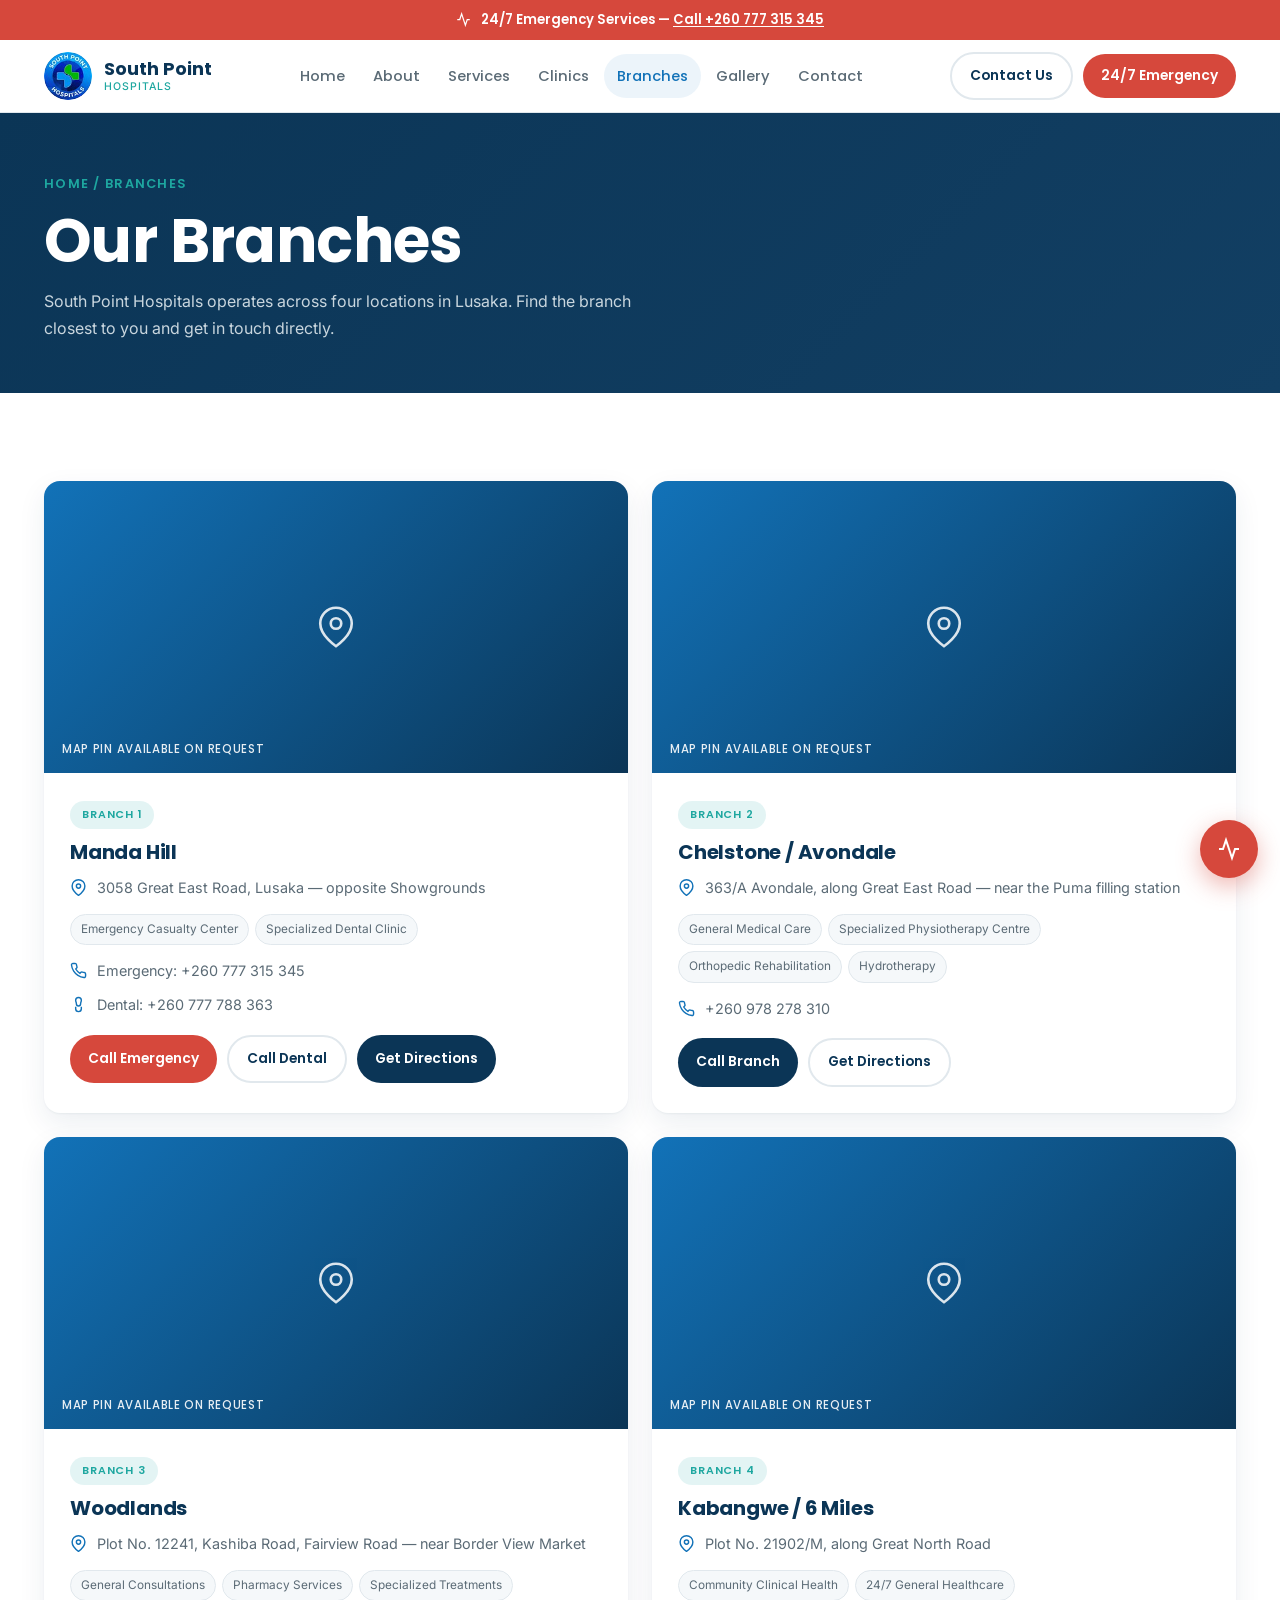
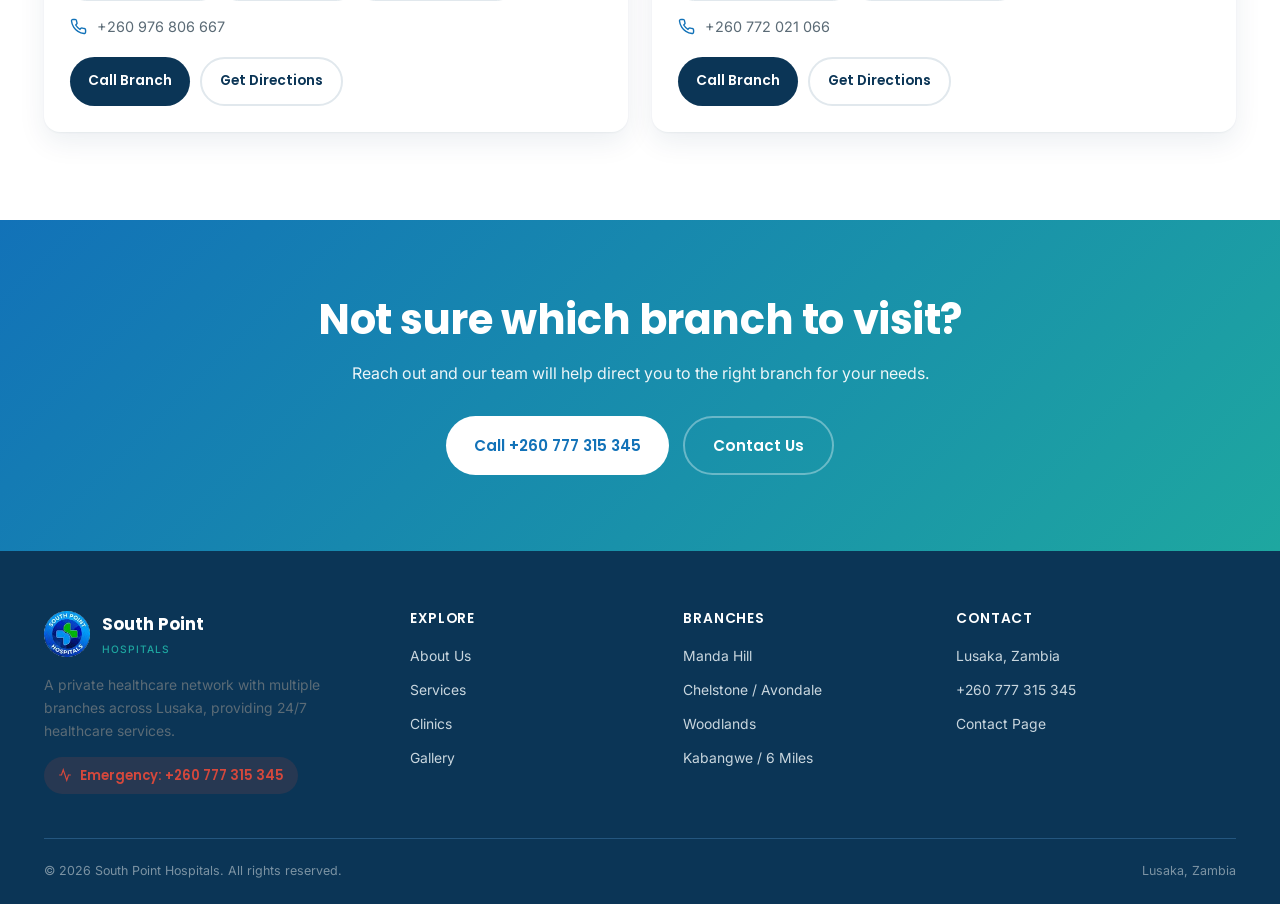
<file: branches.html>
<!DOCTYPE html>
<html lang="en">
<head>
<meta charset="UTF-8">
<meta name="viewport" content="width=device-width, initial-scale=1.0">
<title>Our Branches | South Point Hospitals</title>
<meta name="description" content="South Point Hospitals branches in Lusaka — Manda Hill, Chelstone/Avondale, Woodlands and Kabangwe/6 Miles. Addresses, services and phone numbers.">
<meta property="og:title" content="Branches | South Point Hospitals">
<meta property="og:type" content="website">
<link rel="preconnect" href="https://fonts.googleapis.com">
<link rel="stylesheet" href="css/style.css">
</head>
<body>

<header class="site-header">
  <div class="emergency-strip">
    <svg width="15" height="15" viewBox="0 0 24 24" fill="none" stroke="currentColor" stroke-width="2"><path d="M22 12h-4l-3 9L9 3l-3 9H2"/></svg>
    <span>24/7 Emergency Services — <a href="tel:+260777315345">Call +260 777 315 345</a></span>
  </div>
  <div class="header-bar">
    <a href="index.html" class="brand">
      <img src="assets/logo.png" alt="South Point Hospitals logo">
      <span class="brand-text">South Point<span class="sub">Hospitals</span></span>
    </a>
    <nav class="main-nav">
      <a href="index.html">Home</a>
      <a href="about.html">About</a>
      <a href="services.html">Services</a>
      <a href="clinics.html">Clinics</a>
      <a href="branches.html" class="active">Branches</a>
      <a href="gallery.html">Gallery</a>
      <a href="contact.html">Contact</a>
    </nav>
    <div class="header-cta">
      <a href="contact.html" class="btn btn-outline btn-sm">Contact Us</a>
      <a href="tel:+260777315345" class="btn btn-emergency btn-sm">24/7 Emergency</a>
    </div>
    <button class="hamburger" aria-label="Toggle menu"><span></span><span></span><span></span></button>
  </div>
</header>

<nav class="mobile-nav">
  <a href="index.html">Home</a>
  <a href="about.html">About</a>
  <a href="services.html">Services</a>
  <a href="clinics.html">Clinics</a>
  <a href="branches.html">Branches</a>
  <a href="gallery.html">Gallery</a>
  <a href="contact.html">Contact</a>
  <div class="mobile-ctas">
    <a href="tel:+260777315345" class="btn btn-emergency btn-block">Call +260 777 315 345</a>
    <a href="contact.html" class="btn btn-outline btn-block">Contact Us</a>
  </div>
</nav>

<section class="page-hero">
  <div class="container">
    <div class="crumbs">Home / Branches</div>
    <h1>Our Branches</h1>
    <p>South Point Hospitals operates across four locations in Lusaka. Find the branch closest to you and get in touch directly.</p>
  </div>
</section>

<section class="bg-surface">
  <div class="container">
    <div class="grid grid-2">

      <div class="branch-card">
        <div class="b-map">
          <svg width="42" height="42" viewBox="0 0 24 24" fill="none" stroke="#fff" stroke-width="1.5" style="opacity:0.85"><path d="M21 10c0 7-9 13-9 13S3 17 3 10a9 9 0 0 1 18 0z"/><circle cx="12" cy="10" r="3"/></svg>
          <span class="pin-label">Map pin available on request</span>
        </div>
        <div class="b-body">
          <span class="b-badge">Branch 1</span>
          <h3>Manda Hill</h3>
          <div class="b-row"><svg width="17" height="17" viewBox="0 0 24 24" fill="none" stroke="currentColor" stroke-width="2"><path d="M21 10c0 7-9 13-9 13S3 17 3 10a9 9 0 0 1 18 0z"/><circle cx="12" cy="10" r="3"/></svg><span>3058 Great East Road, Lusaka — opposite Showgrounds</span></div>
          <div class="b-services">
            <span>Emergency Casualty Center</span>
            <span>Specialized Dental Clinic</span>
          </div>
          <div class="b-row" style="margin-top:14px"><svg width="17" height="17" viewBox="0 0 24 24" fill="none" stroke="currentColor" stroke-width="2"><path d="M22 16.92v3a2 2 0 0 1-2.18 2 19.79 19.79 0 0 1-8.63-3.07 19.5 19.5 0 0 1-6-6 19.79 19.79 0 0 1-3.07-8.67A2 2 0 0 1 4.11 2h3a2 2 0 0 1 2 1.72c.127.96.361 1.903.7 2.81a2 2 0 0 1-.45 2.11L8.09 9.91a16 16 0 0 0 6 6l1.27-1.27a2 2 0 0 1 2.11-.45c.907.339 1.85.573 2.81.7A2 2 0 0 1 22 16.92z"/></svg><span>Emergency: +260 777 315 345</span></div>
          <div class="b-row"><svg width="17" height="17" viewBox="0 0 24 24" fill="none" stroke="currentColor" stroke-width="2"><path d="M12 2a4 4 0 0 0-4 4c0 2 1 3 1 5a3 3 0 0 0 6 0c0-2 1-3 1-5a4 4 0 0 0-4-4z"/><path d="M8 15v3a4 4 0 0 0 8 0v-3"/></svg><span>Dental: +260 777 788 363</span></div>
          <div class="b-ctas">
            <a href="tel:+260777315345" class="btn btn-emergency btn-sm">Call Emergency</a>
            <a href="tel:+260777788363" class="btn btn-outline btn-sm">Call Dental</a>
            <a href="https://www.google.com/maps/search/?api=1&query=Great+East+Road+Manda+Hill+Lusaka" target="_blank" rel="noopener" class="btn btn-dark btn-sm">Get Directions</a>
          </div>
        </div>
      </div>

      <div class="branch-card">
        <div class="b-map">
          <svg width="42" height="42" viewBox="0 0 24 24" fill="none" stroke="#fff" stroke-width="1.5" style="opacity:0.85"><path d="M21 10c0 7-9 13-9 13S3 17 3 10a9 9 0 0 1 18 0z"/><circle cx="12" cy="10" r="3"/></svg>
          <span class="pin-label">Map pin available on request</span>
        </div>
        <div class="b-body">
          <span class="b-badge">Branch 2</span>
          <h3>Chelstone / Avondale</h3>
          <div class="b-row"><svg width="17" height="17" viewBox="0 0 24 24" fill="none" stroke="currentColor" stroke-width="2"><path d="M21 10c0 7-9 13-9 13S3 17 3 10a9 9 0 0 1 18 0z"/><circle cx="12" cy="10" r="3"/></svg><span>363/A Avondale, along Great East Road — near the Puma filling station</span></div>
          <div class="b-services">
            <span>General Medical Care</span>
            <span>Specialized Physiotherapy Centre</span>
            <span>Orthopedic Rehabilitation</span>
            <span>Hydrotherapy</span>
          </div>
          <div class="b-row" style="margin-top:14px"><svg width="17" height="17" viewBox="0 0 24 24" fill="none" stroke="currentColor" stroke-width="2"><path d="M22 16.92v3a2 2 0 0 1-2.18 2 19.79 19.79 0 0 1-8.63-3.07 19.5 19.5 0 0 1-6-6 19.79 19.79 0 0 1-3.07-8.67A2 2 0 0 1 4.11 2h3a2 2 0 0 1 2 1.72c.127.96.361 1.903.7 2.81a2 2 0 0 1-.45 2.11L8.09 9.91a16 16 0 0 0 6 6l1.27-1.27a2 2 0 0 1 2.11-.45c.907.339 1.85.573 2.81.7A2 2 0 0 1 22 16.92z"/></svg><span>+260 978 278 310</span></div>
          <div class="b-ctas">
            <a href="tel:+260978278310" class="btn btn-dark btn-sm">Call Branch</a>
            <a href="https://www.google.com/maps/search/?api=1&query=Avondale+Great+East+Road+Lusaka" target="_blank" rel="noopener" class="btn btn-outline btn-sm">Get Directions</a>
          </div>
        </div>
      </div>

      <div class="branch-card">
        <div class="b-map">
          <svg width="42" height="42" viewBox="0 0 24 24" fill="none" stroke="#fff" stroke-width="1.5" style="opacity:0.85"><path d="M21 10c0 7-9 13-9 13S3 17 3 10a9 9 0 0 1 18 0z"/><circle cx="12" cy="10" r="3"/></svg>
          <span class="pin-label">Map pin available on request</span>
        </div>
        <div class="b-body">
          <span class="b-badge">Branch 3</span>
          <h3>Woodlands</h3>
          <div class="b-row"><svg width="17" height="17" viewBox="0 0 24 24" fill="none" stroke="currentColor" stroke-width="2"><path d="M21 10c0 7-9 13-9 13S3 17 3 10a9 9 0 0 1 18 0z"/><circle cx="12" cy="10" r="3"/></svg><span>Plot No. 12241, Kashiba Road, Fairview Road — near Border View Market</span></div>
          <div class="b-services">
            <span>General Consultations</span>
            <span>Pharmacy Services</span>
            <span>Specialized Treatments</span>
          </div>
          <div class="b-row" style="margin-top:14px"><svg width="17" height="17" viewBox="0 0 24 24" fill="none" stroke="currentColor" stroke-width="2"><path d="M22 16.92v3a2 2 0 0 1-2.18 2 19.79 19.79 0 0 1-8.63-3.07 19.5 19.5 0 0 1-6-6 19.79 19.79 0 0 1-3.07-8.67A2 2 0 0 1 4.11 2h3a2 2 0 0 1 2 1.72c.127.96.361 1.903.7 2.81a2 2 0 0 1-.45 2.11L8.09 9.91a16 16 0 0 0 6 6l1.27-1.27a2 2 0 0 1 2.11-.45c.907.339 1.85.573 2.81.7A2 2 0 0 1 22 16.92z"/></svg><span>+260 976 806 667</span></div>
          <div class="b-ctas">
            <a href="tel:+260976806667" class="btn btn-dark btn-sm">Call Branch</a>
            <a href="https://www.google.com/maps/search/?api=1&query=Kashiba+Road+Fairview+Woodlands+Lusaka" target="_blank" rel="noopener" class="btn btn-outline btn-sm">Get Directions</a>
          </div>
        </div>
      </div>

      <div class="branch-card">
        <div class="b-map">
          <svg width="42" height="42" viewBox="0 0 24 24" fill="none" stroke="#fff" stroke-width="1.5" style="opacity:0.85"><path d="M21 10c0 7-9 13-9 13S3 17 3 10a9 9 0 0 1 18 0z"/><circle cx="12" cy="10" r="3"/></svg>
          <span class="pin-label">Map pin available on request</span>
        </div>
        <div class="b-body">
          <span class="b-badge">Branch 4</span>
          <h3>Kabangwe / 6 Miles</h3>
          <div class="b-row"><svg width="17" height="17" viewBox="0 0 24 24" fill="none" stroke="currentColor" stroke-width="2"><path d="M21 10c0 7-9 13-9 13S3 17 3 10a9 9 0 0 1 18 0z"/><circle cx="12" cy="10" r="3"/></svg><span>Plot No. 21902/M, along Great North Road</span></div>
          <div class="b-services">
            <span>Community Clinical Health</span>
            <span>24/7 General Healthcare</span>
          </div>
          <div class="b-row" style="margin-top:14px"><svg width="17" height="17" viewBox="0 0 24 24" fill="none" stroke="currentColor" stroke-width="2"><path d="M22 16.92v3a2 2 0 0 1-2.18 2 19.79 19.79 0 0 1-8.63-3.07 19.5 19.5 0 0 1-6-6 19.79 19.79 0 0 1-3.07-8.67A2 2 0 0 1 4.11 2h3a2 2 0 0 1 2 1.72c.127.96.361 1.903.7 2.81a2 2 0 0 1-.45 2.11L8.09 9.91a16 16 0 0 0 6 6l1.27-1.27a2 2 0 0 1 2.11-.45c.907.339 1.85.573 2.81.7A2 2 0 0 1 22 16.92z"/></svg><span>+260 772 021 066</span></div>
          <div class="b-ctas">
            <a href="tel:+260772021066" class="btn btn-dark btn-sm">Call Branch</a>
            <a href="https://www.google.com/maps/search/?api=1&query=Great+North+Road+Kabangwe+Lusaka" target="_blank" rel="noopener" class="btn btn-outline btn-sm">Get Directions</a>
          </div>
        </div>
      </div>

    </div>
  </div>
</section>

<section class="cta-band">
  <div class="container">
    <h2>Not sure which branch to visit?</h2>
    <p>Reach out and our team will help direct you to the right branch for your needs.</p>
    <div class="cta-actions">
      <a href="tel:+260777315345" class="btn" style="background:#fff;color:var(--blue)">Call +260 777 315 345</a>
      <a href="contact.html" class="btn btn-outline on-dark">Contact Us</a>
    </div>
  </div>
</section>

<footer class="site-footer">
  <div class="container">
    <div class="footer-grid">
      <div>
        <div class="footer-brand">
          <img src="assets/logo.png" alt="South Point Hospitals logo">
          <span class="brand-text">South Point<span class="sub">Hospitals</span></span>
        </div>
        <p>A private healthcare network with multiple branches across Lusaka, providing 24/7 healthcare services.</p>
        <div class="footer-emergency"><svg width="14" height="14" viewBox="0 0 24 24" fill="none" stroke="currentColor" stroke-width="2"><path d="M22 12h-4l-3 9L9 3l-3 9H2"/></svg> Emergency: +260 777 315 345</div>
      </div>
      <div class="footer-col">
        <h4>Explore</h4>
        <ul>
          <li><a href="about.html">About Us</a></li>
          <li><a href="services.html">Services</a></li>
          <li><a href="clinics.html">Clinics</a></li>
          <li><a href="gallery.html">Gallery</a></li>
        </ul>
      </div>
      <div class="footer-col">
        <h4>Branches</h4>
        <ul>
          <li><a href="branches.html">Manda Hill</a></li>
          <li><a href="branches.html">Chelstone / Avondale</a></li>
          <li><a href="branches.html">Woodlands</a></li>
          <li><a href="branches.html">Kabangwe / 6 Miles</a></li>
        </ul>
      </div>
      <div class="footer-col">
        <h4>Contact</h4>
        <ul>
          <li>Lusaka, Zambia</li>
          <li><a href="tel:+260777315345">+260 777 315 345</a></li>
          <li><a href="contact.html">Contact Page</a></li>
        </ul>
      </div>
    </div>
    <div class="footer-bottom">
      <span>© 2026 South Point Hospitals. All rights reserved.</span>
      <span>Lusaka, Zambia</span>
    </div>
  </div>
</footer>

<div class="float-stack">
  <a href="tel:+260777315345" class="em-float" aria-label="Call emergency number">
    <svg width="24" height="24" viewBox="0 0 24 24" fill="none" stroke="#fff" stroke-width="2"><path d="M22 12h-4l-3 9L9 3l-3 9H2"/></svg>
  </a>
</div>

<script src="js/script.js"></script>
</body>
</html>
</file>
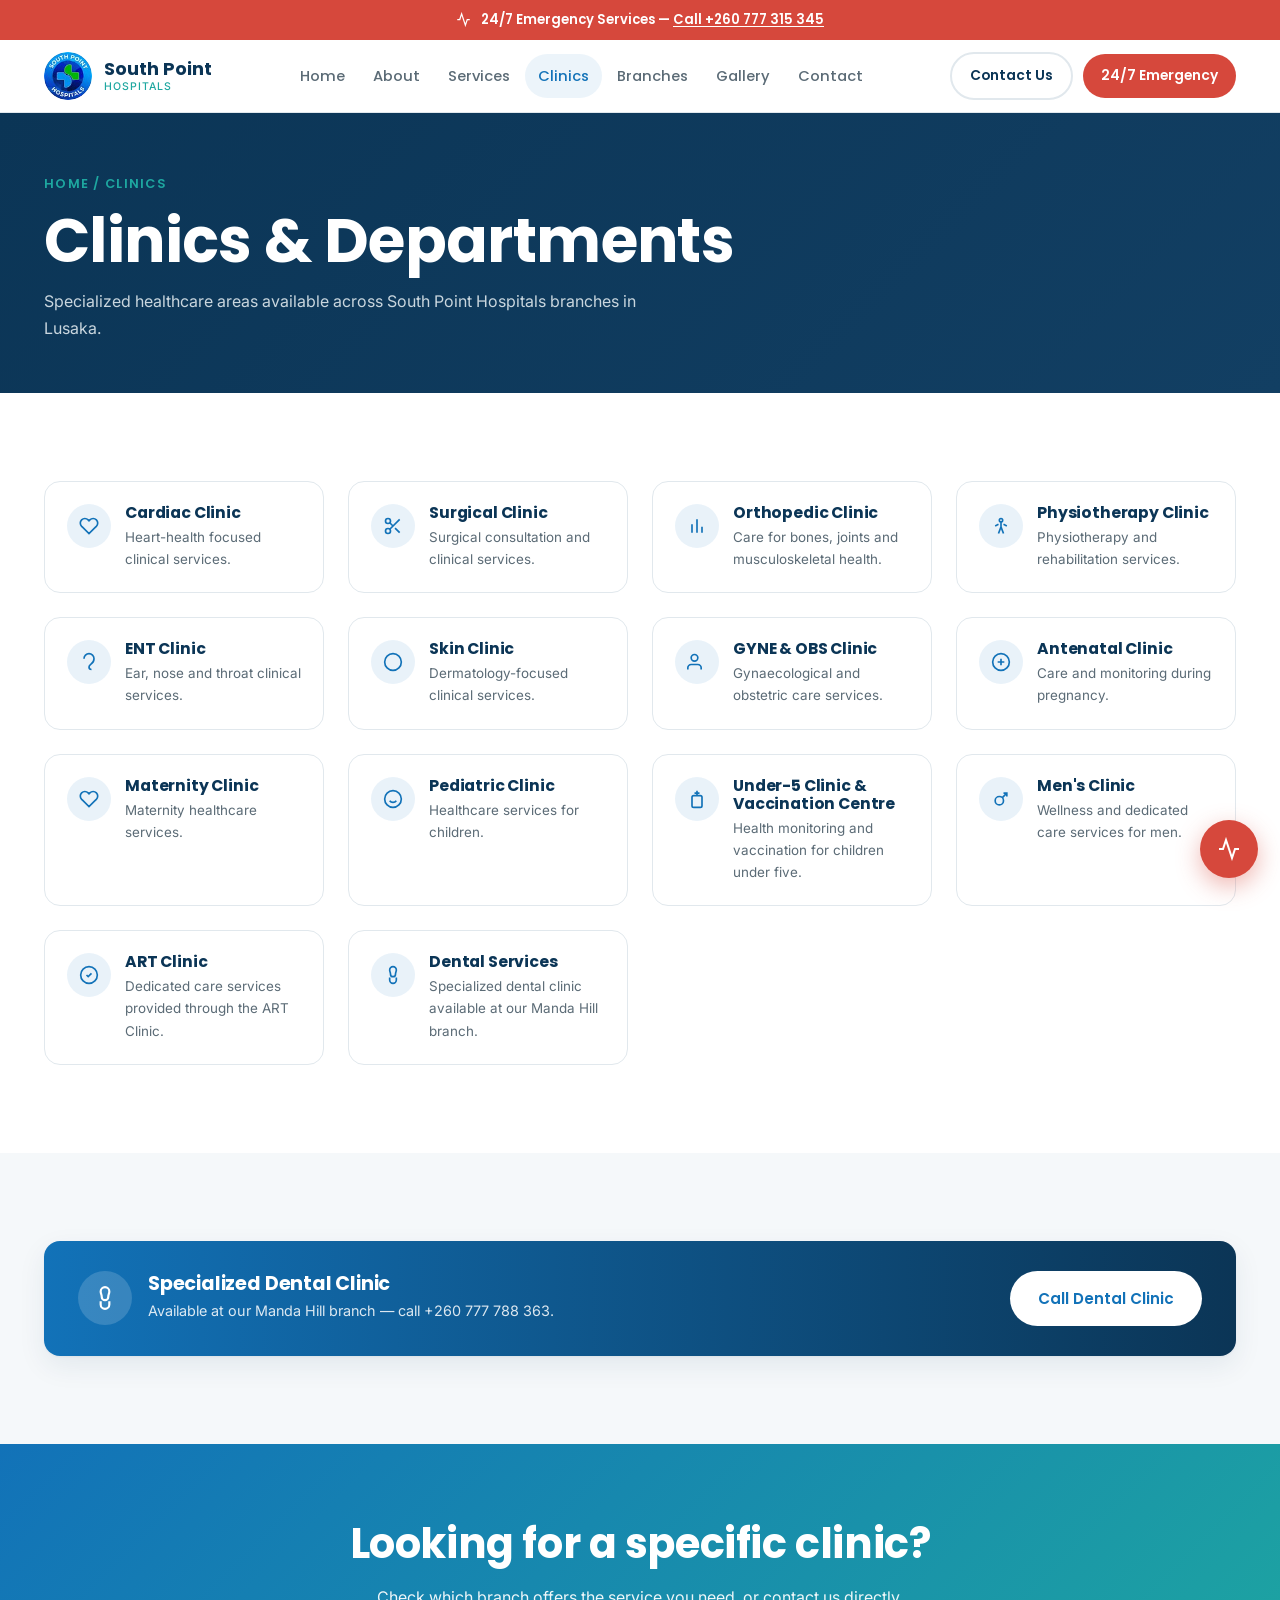
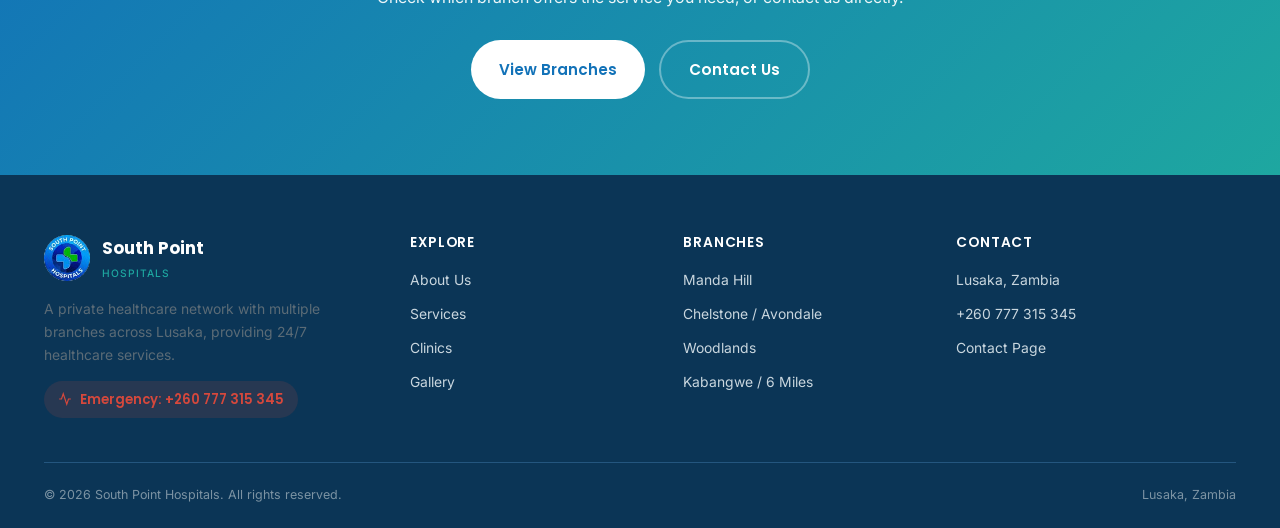
<file: clinics.html>
<!DOCTYPE html>
<html lang="en">
<head>
<meta charset="UTF-8">
<meta name="viewport" content="width=device-width, initial-scale=1.0">
<title>Clinics &amp; Departments | South Point Hospitals</title>
<meta name="description" content="Cardiac, surgical, orthopedic, physiotherapy, ENT, skin, GYNE & OBS, antenatal, maternity, pediatric, under-5, men's, ART and dental clinics at South Point Hospitals, Lusaka.">
<meta property="og:title" content="Clinics | South Point Hospitals">
<meta property="og:type" content="website">
<link rel="preconnect" href="https://fonts.googleapis.com">
<link rel="stylesheet" href="css/style.css">
</head>
<body>

<header class="site-header">
  <div class="emergency-strip">
    <svg width="15" height="15" viewBox="0 0 24 24" fill="none" stroke="currentColor" stroke-width="2"><path d="M22 12h-4l-3 9L9 3l-3 9H2"/></svg>
    <span>24/7 Emergency Services — <a href="tel:+260777315345">Call +260 777 315 345</a></span>
  </div>
  <div class="header-bar">
    <a href="index.html" class="brand">
      <img src="assets/logo.png" alt="South Point Hospitals logo">
      <span class="brand-text">South Point<span class="sub">Hospitals</span></span>
    </a>
    <nav class="main-nav">
      <a href="index.html">Home</a>
      <a href="about.html">About</a>
      <a href="services.html">Services</a>
      <a href="clinics.html" class="active">Clinics</a>
      <a href="branches.html">Branches</a>
      <a href="gallery.html">Gallery</a>
      <a href="contact.html">Contact</a>
    </nav>
    <div class="header-cta">
      <a href="contact.html" class="btn btn-outline btn-sm">Contact Us</a>
      <a href="tel:+260777315345" class="btn btn-emergency btn-sm">24/7 Emergency</a>
    </div>
    <button class="hamburger" aria-label="Toggle menu"><span></span><span></span><span></span></button>
  </div>
</header>

<nav class="mobile-nav">
  <a href="index.html">Home</a>
  <a href="about.html">About</a>
  <a href="services.html">Services</a>
  <a href="clinics.html">Clinics</a>
  <a href="branches.html">Branches</a>
  <a href="gallery.html">Gallery</a>
  <a href="contact.html">Contact</a>
  <div class="mobile-ctas">
    <a href="tel:+260777315345" class="btn btn-emergency btn-block">Call +260 777 315 345</a>
    <a href="contact.html" class="btn btn-outline btn-block">Contact Us</a>
  </div>
</nav>

<section class="page-hero">
  <div class="container">
    <div class="crumbs">Home / Clinics</div>
    <h1>Clinics &amp; Departments</h1>
    <p>Specialized healthcare areas available across South Point Hospitals branches in Lusaka.</p>
  </div>
</section>

<section class="bg-surface">
  <div class="container">
    <div class="grid grid-4">

      <div class="clinic-pill-card">
        <div class="ico"><svg width="20" height="20" viewBox="0 0 24 24" fill="none" stroke="currentColor" stroke-width="2"><path d="M20.84 4.61a5.5 5.5 0 0 0-7.78 0L12 5.67l-1.06-1.06a5.5 5.5 0 0 0-7.78 7.78l1.06 1.06L12 21.23l7.78-7.78 1.06-1.06a5.5 5.5 0 0 0 0-7.78z"/></svg></div>
        <div><h3>Cardiac Clinic</h3><p>Heart-health focused clinical services.</p></div>
      </div>

      <div class="clinic-pill-card">
        <div class="ico"><svg width="20" height="20" viewBox="0 0 24 24" fill="none" stroke="currentColor" stroke-width="2"><circle cx="6" cy="6" r="3"/><circle cx="6" cy="18" r="3"/><path d="M20 4 8.12 15.88M14.47 14.48 20 20M8.12 8.12 12 12"/></svg></div>
        <div><h3>Surgical Clinic</h3><p>Surgical consultation and clinical services.</p></div>
      </div>

      <div class="clinic-pill-card">
        <div class="ico"><svg width="20" height="20" viewBox="0 0 24 24" fill="none" stroke="currentColor" stroke-width="2"><path d="M6 20V10M12 20V4M18 20v-7"/></svg></div>
        <div><h3>Orthopedic Clinic</h3><p>Care for bones, joints and musculoskeletal health.</p></div>
      </div>

      <div class="clinic-pill-card">
        <div class="ico"><svg width="20" height="20" viewBox="0 0 24 24" fill="none" stroke="currentColor" stroke-width="2"><circle cx="12" cy="5" r="2"/><path d="M12 7v6l-3 8M12 13l3 8M9 10l-4 2M15 10l4 2"/></svg></div>
        <div><h3>Physiotherapy Clinic</h3><p>Physiotherapy and rehabilitation services.</p></div>
      </div>

      <div class="clinic-pill-card">
        <div class="ico"><svg width="20" height="20" viewBox="0 0 24 24" fill="none" stroke="currentColor" stroke-width="2"><path d="M6 8a6 6 0 0 1 12 0c0 7-6 6-6 10a3 3 0 0 0 3 3"/></svg></div>
        <div><h3>ENT Clinic</h3><p>Ear, nose and throat clinical services.</p></div>
      </div>

      <div class="clinic-pill-card">
        <div class="ico"><svg width="20" height="20" viewBox="0 0 24 24" fill="none" stroke="currentColor" stroke-width="2"><circle cx="12" cy="12" r="10"/><path d="M12 8v.01M8 12v.01M16 12v.01M12 16v.01"/></svg></div>
        <div><h3>Skin Clinic</h3><p>Dermatology-focused clinical services.</p></div>
      </div>

      <div class="clinic-pill-card">
        <div class="ico"><svg width="20" height="20" viewBox="0 0 24 24" fill="none" stroke="currentColor" stroke-width="2"><path d="M17 21v-2a4 4 0 0 0-4-4H5a4 4 0 0 0-4 4v2"/><circle cx="9" cy="7" r="4"/></svg></div>
        <div><h3>GYNE &amp; OBS Clinic</h3><p>Gynaecological and obstetric care services.</p></div>
      </div>

      <div class="clinic-pill-card">
        <div class="ico"><svg width="20" height="20" viewBox="0 0 24 24" fill="none" stroke="currentColor" stroke-width="2"><circle cx="12" cy="12" r="10"/><path d="M8 12h8M12 8v8"/></svg></div>
        <div><h3>Antenatal Clinic</h3><p>Care and monitoring during pregnancy.</p></div>
      </div>

      <div class="clinic-pill-card">
        <div class="ico"><svg width="20" height="20" viewBox="0 0 24 24" fill="none" stroke="currentColor" stroke-width="2"><path d="M20.84 4.61a5.5 5.5 0 0 0-7.78 0L12 5.67l-1.06-1.06a5.5 5.5 0 0 0-7.78 7.78l1.06 1.06L12 21.23l7.78-7.78 1.06-1.06a5.5 5.5 0 0 0 0-7.78z"/></svg></div>
        <div><h3>Maternity Clinic</h3><p>Maternity healthcare services.</p></div>
      </div>

      <div class="clinic-pill-card">
        <div class="ico"><svg width="20" height="20" viewBox="0 0 24 24" fill="none" stroke="currentColor" stroke-width="2"><circle cx="12" cy="12" r="10"/><path d="M8 14s1.5 2 4 2 4-2 4-2M9 9h.01M15 9h.01"/></svg></div>
        <div><h3>Pediatric Clinic</h3><p>Healthcare services for children.</p></div>
      </div>

      <div class="clinic-pill-card">
        <div class="ico"><svg width="20" height="20" viewBox="0 0 24 24" fill="none" stroke="currentColor" stroke-width="2"><path d="M12 2v6M9 5h6"/><rect x="6" y="8" width="12" height="14" rx="2"/></svg></div>
        <div><h3>Under-5 Clinic &amp; Vaccination Centre</h3><p>Health monitoring and vaccination for children under five.</p></div>
      </div>

      <div class="clinic-pill-card">
        <div class="ico"><svg width="20" height="20" viewBox="0 0 24 24" fill="none" stroke="currentColor" stroke-width="2"><circle cx="10" cy="14" r="5"/><path d="M19 5l-5.4 5.4M15 5h4v4"/></svg></div>
        <div><h3>Men's Clinic</h3><p>Wellness and dedicated care services for men.</p></div>
      </div>

      <div class="clinic-pill-card">
        <div class="ico"><svg width="20" height="20" viewBox="0 0 24 24" fill="none" stroke="currentColor" stroke-width="2"><path d="M9 12l2 2 4-4"/><circle cx="12" cy="12" r="10"/></svg></div>
        <div><h3>ART Clinic</h3><p>Dedicated care services provided through the ART Clinic.</p></div>
      </div>

      <div class="clinic-pill-card">
        <div class="ico"><svg width="20" height="20" viewBox="0 0 24 24" fill="none" stroke="currentColor" stroke-width="2"><path d="M12 2a4 4 0 0 0-4 4c0 2 1 3 1 5a3 3 0 0 0 6 0c0-2 1-3 1-5a4 4 0 0 0-4-4z"/><path d="M8 15v3a4 4 0 0 0 8 0v-3"/></svg></div>
        <div><h3>Dental Services</h3><p>Specialized dental clinic available at our Manda Hill branch.</p></div>
      </div>

    </div>
  </div>
</section>

<section class="bg-paper">
  <div class="container">
    <div class="emergency-banner" style="background:linear-gradient(90deg, var(--blue) 0%, var(--navy) 100%)">
      <div class="eb-left">
        <div class="eb-ico"><svg width="26" height="26" viewBox="0 0 24 24" fill="none" stroke="#fff" stroke-width="2"><path d="M12 2a4 4 0 0 0-4 4c0 2 1 3 1 5a3 3 0 0 0 6 0c0-2 1-3 1-5a4 4 0 0 0-4-4z"/><path d="M8 15v3a4 4 0 0 0 8 0v-3"/></svg></div>
        <div><h3>Specialized Dental Clinic</h3><p>Available at our Manda Hill branch — call +260 777 788 363.</p></div>
      </div>
      <a href="tel:+260777788363" class="btn" style="background:#fff;color:var(--blue)">Call Dental Clinic</a>
    </div>
  </div>
</section>

<section class="cta-band">
  <div class="container">
    <h2>Looking for a specific clinic?</h2>
    <p>Check which branch offers the service you need, or contact us directly.</p>
    <div class="cta-actions">
      <a href="branches.html" class="btn" style="background:#fff;color:var(--blue)">View Branches</a>
      <a href="contact.html" class="btn btn-outline on-dark">Contact Us</a>
    </div>
  </div>
</section>

<footer class="site-footer">
  <div class="container">
    <div class="footer-grid">
      <div>
        <div class="footer-brand">
          <img src="assets/logo.png" alt="South Point Hospitals logo">
          <span class="brand-text">South Point<span class="sub">Hospitals</span></span>
        </div>
        <p>A private healthcare network with multiple branches across Lusaka, providing 24/7 healthcare services.</p>
        <div class="footer-emergency"><svg width="14" height="14" viewBox="0 0 24 24" fill="none" stroke="currentColor" stroke-width="2"><path d="M22 12h-4l-3 9L9 3l-3 9H2"/></svg> Emergency: +260 777 315 345</div>
      </div>
      <div class="footer-col">
        <h4>Explore</h4>
        <ul>
          <li><a href="about.html">About Us</a></li>
          <li><a href="services.html">Services</a></li>
          <li><a href="clinics.html">Clinics</a></li>
          <li><a href="gallery.html">Gallery</a></li>
        </ul>
      </div>
      <div class="footer-col">
        <h4>Branches</h4>
        <ul>
          <li><a href="branches.html">Manda Hill</a></li>
          <li><a href="branches.html">Chelstone / Avondale</a></li>
          <li><a href="branches.html">Woodlands</a></li>
          <li><a href="branches.html">Kabangwe / 6 Miles</a></li>
        </ul>
      </div>
      <div class="footer-col">
        <h4>Contact</h4>
        <ul>
          <li>Lusaka, Zambia</li>
          <li><a href="tel:+260777315345">+260 777 315 345</a></li>
          <li><a href="contact.html">Contact Page</a></li>
        </ul>
      </div>
    </div>
    <div class="footer-bottom">
      <span>© 2026 South Point Hospitals. All rights reserved.</span>
      <span>Lusaka, Zambia</span>
    </div>
  </div>
</footer>

<div class="float-stack">
  <a href="tel:+260777315345" class="em-float" aria-label="Call emergency number">
    <svg width="24" height="24" viewBox="0 0 24 24" fill="none" stroke="#fff" stroke-width="2"><path d="M22 12h-4l-3 9L9 3l-3 9H2"/></svg>
  </a>
</div>

<script src="js/script.js"></script>
</body>
</html>
</file>
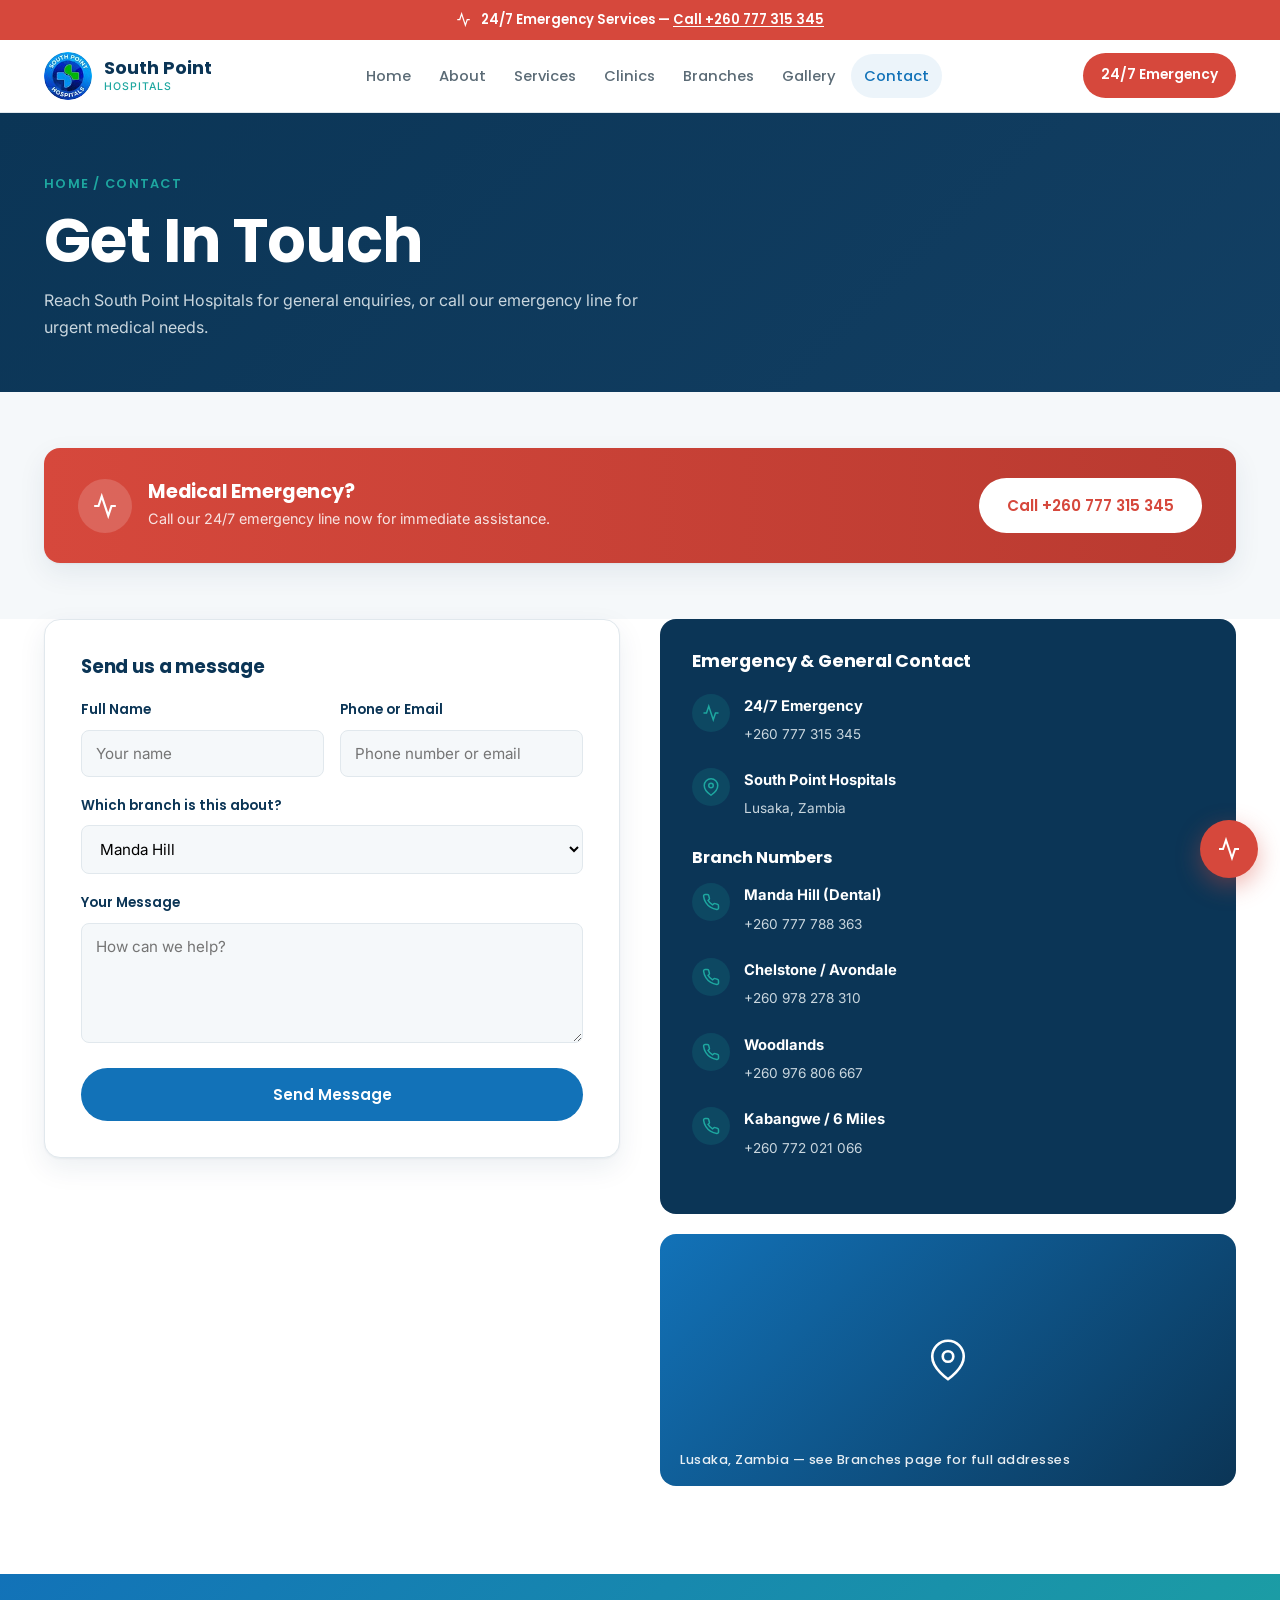
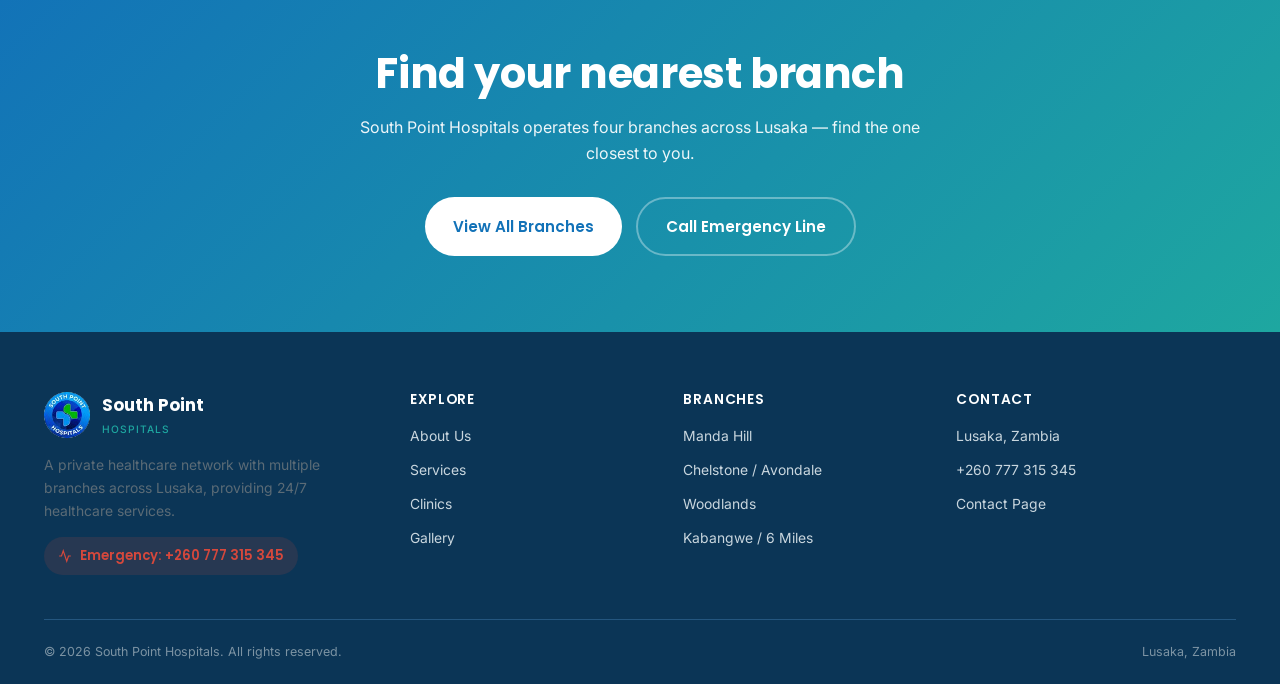
<file: contact.html>
<!DOCTYPE html>
<html lang="en">
<head>
<meta charset="UTF-8">
<meta name="viewport" content="width=device-width, initial-scale=1.0">
<title>Contact Us | South Point Hospitals</title>
<meta name="description" content="Contact South Point Hospitals in Lusaka — emergency line, branch phone numbers, and a contact form for general enquiries.">
<meta property="og:title" content="Contact | South Point Hospitals">
<meta property="og:type" content="website">
<link rel="preconnect" href="https://fonts.googleapis.com">
<link rel="stylesheet" href="css/style.css">
</head>
<body>

<header class="site-header">
  <div class="emergency-strip">
    <svg width="15" height="15" viewBox="0 0 24 24" fill="none" stroke="currentColor" stroke-width="2"><path d="M22 12h-4l-3 9L9 3l-3 9H2"/></svg>
    <span>24/7 Emergency Services — <a href="tel:+260777315345">Call +260 777 315 345</a></span>
  </div>
  <div class="header-bar">
    <a href="index.html" class="brand">
      <img src="assets/logo.png" alt="South Point Hospitals logo">
      <span class="brand-text">South Point<span class="sub">Hospitals</span></span>
    </a>
    <nav class="main-nav">
      <a href="index.html">Home</a>
      <a href="about.html">About</a>
      <a href="services.html">Services</a>
      <a href="clinics.html">Clinics</a>
      <a href="branches.html">Branches</a>
      <a href="gallery.html">Gallery</a>
      <a href="contact.html" class="active">Contact</a>
    </nav>
    <div class="header-cta">
      <a href="tel:+260777315345" class="btn btn-emergency btn-sm">24/7 Emergency</a>
    </div>
    <button class="hamburger" aria-label="Toggle menu"><span></span><span></span><span></span></button>
  </div>
</header>

<nav class="mobile-nav">
  <a href="index.html">Home</a>
  <a href="about.html">About</a>
  <a href="services.html">Services</a>
  <a href="clinics.html">Clinics</a>
  <a href="branches.html">Branches</a>
  <a href="gallery.html">Gallery</a>
  <a href="contact.html">Contact</a>
  <div class="mobile-ctas">
    <a href="tel:+260777315345" class="btn btn-emergency btn-block">Call +260 777 315 345</a>
  </div>
</nav>

<section class="page-hero">
  <div class="container">
    <div class="crumbs">Home / Contact</div>
    <h1>Get In Touch</h1>
    <p>Reach South Point Hospitals for general enquiries, or call our emergency line for urgent medical needs.</p>
  </div>
</section>

<!-- Emergency CTA -->
<section class="bg-paper" style="padding:56px 0">
  <div class="container">
    <div class="emergency-banner">
      <div class="eb-left">
        <div class="eb-ico"><svg width="26" height="26" viewBox="0 0 24 24" fill="none" stroke="#fff" stroke-width="2"><path d="M22 12h-4l-3 9L9 3l-3 9H2"/></svg></div>
        <div>
          <h3>Medical Emergency?</h3>
          <p>Call our 24/7 emergency line now for immediate assistance.</p>
        </div>
      </div>
      <a href="tel:+260777315345" class="btn" style="background:#fff;color:var(--emergency)">Call +260 777 315 345</a>
    </div>
  </div>
</section>

<section class="bg-surface" style="padding-top:0">
  <div class="container">
    <div style="display:grid;grid-template-columns:1fr 1fr;gap:40px;align-items:start" class="split-wrap">

      <div class="contact-form">
        <h3 style="margin-bottom:22px;font-size:1.15rem">Send us a message</h3>
        <form data-contact-form>
          <div class="form-row">
            <div class="field">
              <label for="name">Full Name</label>
              <input type="text" id="name" name="name" placeholder="Your name" required>
            </div>
            <div class="field">
              <label for="contact">Phone or Email</label>
              <input type="text" id="contact" name="contact" placeholder="Phone number or email" required>
            </div>
          </div>
          <div class="field">
            <label for="branch">Which branch is this about?</label>
            <select id="branch" name="branch">
              <option>Manda Hill</option>
              <option>Chelstone / Avondale</option>
              <option>Woodlands</option>
              <option>Kabangwe / 6 Miles</option>
              <option>General Enquiry</option>
            </select>
          </div>
          <div class="field">
            <label for="message">Your Message</label>
            <textarea id="message" name="message" placeholder="How can we help?" required></textarea>
          </div>
          <button type="submit" class="btn btn-primary btn-block">Send Message</button>
          <p class="form-success" style="display:none;margin-top:14px;color:var(--teal);font-weight:600;font-size:0.9rem">Thanks — your message has been noted. This is a demo form; on the live site it will reach the South Point Hospitals team directly.</p>
        </form>
      </div>

      <div style="display:flex;flex-direction:column;gap:20px">
        <div class="contact-info-card">
          <h3>Emergency &amp; General Contact</h3>
          <div class="ci-item">
            <div class="ico"><svg width="18" height="18" viewBox="0 0 24 24" fill="none" stroke="currentColor" stroke-width="2"><path d="M22 12h-4l-3 9L9 3l-3 9H2"/></svg></div>
            <div><b>24/7 Emergency</b><a href="tel:+260777315345">+260 777 315 345</a></div>
          </div>
          <div class="ci-item">
            <div class="ico"><svg width="18" height="18" viewBox="0 0 24 24" fill="none" stroke="currentColor" stroke-width="2"><path d="M21 10c0 7-9 13-9 13S3 17 3 10a9 9 0 0 1 18 0z"/><circle cx="12" cy="10" r="3"/></svg></div>
            <div><b>South Point Hospitals</b><span>Lusaka, Zambia</span></div>
          </div>

          <h3 style="margin-top:28px;margin-bottom:16px;font-size:1rem">Branch Numbers</h3>
          <div class="ci-item">
            <div class="ico"><svg width="18" height="18" viewBox="0 0 24 24" fill="none" stroke="currentColor" stroke-width="2"><path d="M22 16.92v3a2 2 0 0 1-2.18 2 19.79 19.79 0 0 1-8.63-3.07 19.5 19.5 0 0 1-6-6 19.79 19.79 0 0 1-3.07-8.67A2 2 0 0 1 4.11 2h3a2 2 0 0 1 2 1.72c.127.96.361 1.903.7 2.81a2 2 0 0 1-.45 2.11L8.09 9.91a16 16 0 0 0 6 6l1.27-1.27a2 2 0 0 1 2.11-.45c.907.339 1.85.573 2.81.7A2 2 0 0 1 22 16.92z"/></svg></div>
            <div><b>Manda Hill (Dental)</b><a href="tel:+260777788363">+260 777 788 363</a></div>
          </div>
          <div class="ci-item">
            <div class="ico"><svg width="18" height="18" viewBox="0 0 24 24" fill="none" stroke="currentColor" stroke-width="2"><path d="M22 16.92v3a2 2 0 0 1-2.18 2 19.79 19.79 0 0 1-8.63-3.07 19.5 19.5 0 0 1-6-6 19.79 19.79 0 0 1-3.07-8.67A2 2 0 0 1 4.11 2h3a2 2 0 0 1 2 1.72c.127.96.361 1.903.7 2.81a2 2 0 0 1-.45 2.11L8.09 9.91a16 16 0 0 0 6 6l1.27-1.27a2 2 0 0 1 2.11-.45c.907.339 1.85.573 2.81.7A2 2 0 0 1 22 16.92z"/></svg></div>
            <div><b>Chelstone / Avondale</b><a href="tel:+260978278310">+260 978 278 310</a></div>
          </div>
          <div class="ci-item">
            <div class="ico"><svg width="18" height="18" viewBox="0 0 24 24" fill="none" stroke="currentColor" stroke-width="2"><path d="M22 16.92v3a2 2 0 0 1-2.18 2 19.79 19.79 0 0 1-8.63-3.07 19.5 19.5 0 0 1-6-6 19.79 19.79 0 0 1-3.07-8.67A2 2 0 0 1 4.11 2h3a2 2 0 0 1 2 1.72c.127.96.361 1.903.7 2.81a2 2 0 0 1-.45 2.11L8.09 9.91a16 16 0 0 0 6 6l1.27-1.27a2 2 0 0 1 2.11-.45c.907.339 1.85.573 2.81.7A2 2 0 0 1 22 16.92z"/></svg></div>
            <div><b>Woodlands</b><a href="tel:+260976806667">+260 976 806 667</a></div>
          </div>
          <div class="ci-item">
            <div class="ico"><svg width="18" height="18" viewBox="0 0 24 24" fill="none" stroke="currentColor" stroke-width="2"><path d="M22 16.92v3a2 2 0 0 1-2.18 2 19.79 19.79 0 0 1-8.63-3.07 19.5 19.5 0 0 1-6-6 19.79 19.79 0 0 1-3.07-8.67A2 2 0 0 1 4.11 2h3a2 2 0 0 1 2 1.72c.127.96.361 1.903.7 2.81a2 2 0 0 1-.45 2.11L8.09 9.91a16 16 0 0 0 6 6l1.27-1.27a2 2 0 0 1 2.11-.45c.907.339 1.85.573 2.81.7A2 2 0 0 1 22 16.92z"/></svg></div>
            <div><b>Kabangwe / 6 Miles</b><a href="tel:+260772021066">+260 772 021 066</a></div>
          </div>
        </div>

        <div class="map-area">
          <svg width="42" height="42" viewBox="0 0 24 24" fill="none" stroke="#fff" stroke-width="1.5"><path d="M21 10c0 7-9 13-9 13S3 17 3 10a9 9 0 0 1 18 0z"/><circle cx="12" cy="10" r="3"/></svg>
          <span class="pin-label">Lusaka, Zambia — see Branches page for full addresses</span>
        </div>
      </div>
    </div>
  </div>
</section>

<section class="cta-band">
  <div class="container">
    <h2>Find your nearest branch</h2>
    <p>South Point Hospitals operates four branches across Lusaka — find the one closest to you.</p>
    <div class="cta-actions">
      <a href="branches.html" class="btn" style="background:#fff;color:var(--blue)">View All Branches</a>
      <a href="tel:+260777315345" class="btn btn-outline on-dark">Call Emergency Line</a>
    </div>
  </div>
</section>

<footer class="site-footer">
  <div class="container">
    <div class="footer-grid">
      <div>
        <div class="footer-brand">
          <img src="assets/logo.png" alt="South Point Hospitals logo">
          <span class="brand-text">South Point<span class="sub">Hospitals</span></span>
        </div>
        <p>A private healthcare network with multiple branches across Lusaka, providing 24/7 healthcare services.</p>
        <div class="footer-emergency"><svg width="14" height="14" viewBox="0 0 24 24" fill="none" stroke="currentColor" stroke-width="2"><path d="M22 12h-4l-3 9L9 3l-3 9H2"/></svg> Emergency: +260 777 315 345</div>
      </div>
      <div class="footer-col">
        <h4>Explore</h4>
        <ul>
          <li><a href="about.html">About Us</a></li>
          <li><a href="services.html">Services</a></li>
          <li><a href="clinics.html">Clinics</a></li>
          <li><a href="gallery.html">Gallery</a></li>
        </ul>
      </div>
      <div class="footer-col">
        <h4>Branches</h4>
        <ul>
          <li><a href="branches.html">Manda Hill</a></li>
          <li><a href="branches.html">Chelstone / Avondale</a></li>
          <li><a href="branches.html">Woodlands</a></li>
          <li><a href="branches.html">Kabangwe / 6 Miles</a></li>
        </ul>
      </div>
      <div class="footer-col">
        <h4>Contact</h4>
        <ul>
          <li>Lusaka, Zambia</li>
          <li><a href="tel:+260777315345">+260 777 315 345</a></li>
          <li><a href="contact.html">Contact Page</a></li>
        </ul>
      </div>
    </div>
    <div class="footer-bottom">
      <span>© 2026 South Point Hospitals. All rights reserved.</span>
      <span>Lusaka, Zambia</span>
    </div>
  </div>
</footer>

<div class="float-stack">
  <a href="tel:+260777315345" class="em-float" aria-label="Call emergency number">
    <svg width="24" height="24" viewBox="0 0 24 24" fill="none" stroke="#fff" stroke-width="2"><path d="M22 12h-4l-3 9L9 3l-3 9H2"/></svg>
  </a>
</div>

<script src="js/script.js"></script>
</body>
</html>
</file>
<file: css/style.css>
/* ==========================================================================
   South Point Hospitals — Design System
   Signature: the "pulse line" — a calm EKG heartbeat trace used as a
   section divider and background accent, echoing patient monitoring.
   ========================================================================== */

@import url('https://fonts.googleapis.com/css2?family=Poppins:wght@500;600;700;800&family=Inter:wght@400;500;600;700&display=swap');

:root {
  --navy: #0B3556;
  --navy-soft: #123F63;
  --blue: #1272B8;
  --teal: #1EA7A0;
  --paper: #F5F8FA;
  --surface: #FFFFFF;
  --emergency: #D6483C;
  --emergency-dark: #B93A30;
  --line: #E1E8ED;
  --line-dark: #24567F;
  --muted: #5B6B76;

  --display: 'Poppins', sans-serif;
  --body: 'Inter', sans-serif;

  --radius-s: 8px;
  --radius-m: 16px;
  --radius-l: 24px;
  --container: 1240px;

  --shadow-card: 0 1px 2px rgba(11,53,86,0.05), 0 10px 28px rgba(11,53,86,0.08);
  --shadow-lift: 0 6px 12px rgba(11,53,86,0.08), 0 26px 48px rgba(11,53,86,0.14);
}

* { box-sizing: border-box; margin: 0; padding: 0; }
html { scroll-behavior: smooth; }
body {
  font-family: var(--body);
  background: var(--paper);
  color: var(--navy);
  line-height: 1.65;
  -webkit-font-smoothing: antialiased;
  overflow-x: hidden;
}
img { max-width: 100%; display: block; }
a { color: inherit; text-decoration: none; }
ul { list-style: none; }
button { font-family: inherit; cursor: pointer; border: none; background: none; }
input, textarea, select { font-family: inherit; }

.container { max-width: var(--container); margin: 0 auto; padding: 0 24px; }

@media (prefers-reduced-motion: reduce) {
  *, *::before, *::after { animation-duration: 0.001ms !important; transition-duration: 0.001ms !important; }
}
:focus-visible { outline: 3px solid var(--teal); outline-offset: 2px; }

/* ---------- Typography ---------- */
h1, h2, h3, h4 {
  font-family: var(--display);
  font-weight: 700;
  line-height: 1.15;
  letter-spacing: -0.01em;
  color: var(--navy);
}
h1 { font-size: clamp(2.4rem, 5vw, 3.8rem); line-height: 1.08; }
h2 { font-size: clamp(1.9rem, 3.4vw, 2.6rem); }
h3 { font-size: clamp(1.15rem, 1.8vw, 1.4rem); }
p { color: var(--muted); }
.lede { font-size: 1.14rem; color: #C9D6DE; max-width: 50ch; }
.lede.on-light { color: var(--muted); }

/* ---------- Pulse-line signature ---------- */
.tag-label {
  display: inline-flex; align-items: center; gap: 10px;
  font-family: var(--display); font-weight: 600; font-size: 0.82rem;
  letter-spacing: 0.1em; text-transform: uppercase; color: var(--teal);
  background: rgba(30,167,160,0.1);
  padding: 7px 16px 7px 12px;
  border-radius: 999px;
}
.tag-label::before { content: ''; width: 7px; height: 7px; border-radius: 50%; background: var(--teal); flex-shrink: 0; }
.tag-label.on-dark { background: rgba(255,255,255,0.1); }
.tag-label.emergency { color: var(--emergency); background: rgba(214,72,60,0.1); }
.tag-label.emergency::before { background: var(--emergency); }

.pulse-divider { display: block; width: 100%; height: 34px; color: var(--teal); opacity: 0.55; }
.pulse-divider path { fill: none; stroke: currentColor; stroke-width: 2.5; stroke-linecap: round; stroke-linejoin: round; }

/* ---------- Buttons ---------- */
.btn {
  display: inline-flex; align-items: center; gap: 10px;
  font-family: var(--display); font-weight: 600; font-size: 0.95rem;
  padding: 15px 28px;
  border-radius: 999px;
  transition: transform 0.18s ease, box-shadow 0.18s ease, background 0.18s ease;
  white-space: nowrap;
}
.btn-primary { background: var(--blue); color: #fff; }
.btn-primary:hover { background: var(--navy-soft); transform: translateY(-2px); box-shadow: var(--shadow-lift); }
.btn-teal { background: var(--teal); color: #fff; }
.btn-teal:hover { background: #178983; transform: translateY(-2px); box-shadow: var(--shadow-lift); }
.btn-dark { background: var(--navy); color: #fff; }
.btn-dark:hover { background: var(--navy-soft); transform: translateY(-2px); box-shadow: var(--shadow-lift); }
.btn-outline { background: transparent; color: var(--navy); border: 2px solid var(--line); }
.btn-outline:hover { border-color: var(--blue); color: var(--blue); }
.btn-outline.on-dark { color: #fff; border-color: rgba(255,255,255,0.35); }
.btn-outline.on-dark:hover { border-color: #fff; background: rgba(255,255,255,0.08); }
.btn-emergency { background: var(--emergency); color: #fff; }
.btn-emergency:hover { background: var(--emergency-dark); transform: translateY(-2px); box-shadow: var(--shadow-lift); }
.btn-block { width: 100%; justify-content: center; }
.btn-sm { padding: 11px 18px; font-size: 0.86rem; }
.btn-wa { background: #1FAA55; color: #fff; }
.btn-wa:hover { background: #178A44; transform: translateY(-2px); box-shadow: var(--shadow-lift); }

/* ---------- Header / Nav ---------- */
.site-header { position: sticky; top: 0; z-index: 500; background: var(--surface); border-bottom: 1px solid var(--line); }
.emergency-strip {
  background: var(--emergency); color: #fff;
  display: flex; align-items: center; justify-content: center; gap: 10px;
  padding: 9px 16px; font-family: var(--display); font-weight: 600; font-size: 0.82rem;
  text-align: center; flex-wrap: wrap;
}
.emergency-strip a { text-decoration: underline; text-underline-offset: 2px; }
.emergency-strip svg { flex-shrink: 0; }

.header-bar { display: flex; align-items: center; justify-content: space-between; padding: 12px 24px; max-width: var(--container); margin: 0 auto; gap: 16px; }
.brand { display: flex; align-items: center; gap: 12px; }
.brand img { width: 48px; height: 48px; border-radius: 50%; flex-shrink: 0; }
.brand .brand-text { font-family: var(--display); font-weight: 700; font-size: 1.12rem; color: var(--navy); line-height: 1.15; }
.brand .brand-text .sub { display: block; font-family: var(--body); font-weight: 500; font-size: 0.66rem; letter-spacing: 0.1em; color: var(--teal); text-transform: uppercase; margin-top: 2px; }

.main-nav { display: flex; align-items: center; gap: 2px; }
.main-nav a { font-family: var(--display); font-weight: 500; font-size: 0.92rem; padding: 10px 13px; border-radius: 999px; position: relative; color: var(--muted); }
.main-nav a:hover { color: var(--navy); background: var(--paper); }
.main-nav a.active { color: var(--blue); background: rgba(18,114,184,0.08); }
.header-cta { display: flex; align-items: center; gap: 10px; }

.hamburger { display: none; flex-direction: column; gap: 5px; padding: 8px; z-index: 600; }
.hamburger span { width: 24px; height: 2.5px; background: var(--navy); transition: 0.25s ease; border-radius: 2px; }
.hamburger.open span:nth-child(1) { transform: translateY(7.5px) rotate(45deg); }
.hamburger.open span:nth-child(2) { opacity: 0; }
.hamburger.open span:nth-child(3) { transform: translateY(-7.5px) rotate(-45deg); }

.mobile-nav { display: none; position: fixed; inset: 0; z-index: 400; background: var(--surface); padding: 100px 32px 40px; flex-direction: column; gap: 2px; transform: translateX(100%); transition: transform 0.3s ease; overflow-y: auto; }
.mobile-nav.open { display: flex; transform: translateX(0); }
.mobile-nav a { font-family: var(--display); font-weight: 600; font-size: 1.3rem; color: var(--navy); padding: 14px 0; border-bottom: 1px solid var(--line); }
.mobile-nav .mobile-ctas { margin-top: 26px; display: flex; flex-direction: column; gap: 12px; }

/* ---------- Page hero (inner pages) ---------- */
.page-hero { background: linear-gradient(135deg, var(--navy) 0%, var(--navy-soft) 100%); color: #fff; padding: 60px 0 52px; position: relative; overflow: hidden; }
.page-hero .crumbs { font-family: var(--display); font-weight: 600; font-size: 0.8rem; color: var(--teal); letter-spacing: 0.1em; text-transform: uppercase; margin-bottom: 14px; }
.page-hero h1 { color: #fff; }
.page-hero p { color: #C9D6DE; margin-top: 14px; max-width: 62ch; }

/* ---------- Sections ---------- */
section { padding: 88px 0; }
.section-head { margin-bottom: 44px; }
.section-head .tag-label { margin-bottom: 16px; }
.section-head-row { display: flex; align-items: flex-end; justify-content: space-between; gap: 24px; flex-wrap: wrap; }

.bg-navy { background: var(--navy); color: #fff; }
.bg-navy h2, .bg-navy h3 { color: #fff; }
.bg-navy p { color: #C9D6DE; }
.bg-surface { background: var(--surface); }
.bg-paper { background: var(--paper); }

/* ---------- Hero (home) ---------- */
.hero { position: relative; background: linear-gradient(135deg, var(--navy) 0%, var(--navy-soft) 100%); color: #fff; overflow: hidden; }
.hero-grid { display: grid; grid-template-columns: 1.05fr 0.95fr; gap: 40px; align-items: center; max-width: var(--container); margin: 0 auto; padding: 76px 24px 70px; position: relative; z-index: 1; }
.hero-copy .tag-label { margin-bottom: 20px; }
.hero-copy h1 { color: #fff; }
.hero-copy p { margin: 22px 0 30px; color: #C9D6DE; }
.hero-ctas { display: flex; gap: 12px; flex-wrap: wrap; }
.hero-stats { display: flex; gap: 14px; margin-top: 38px; flex-wrap: wrap; }
.hero-stats .stat { background: rgba(255,255,255,0.08); border: 1px solid rgba(255,255,255,0.14); border-radius: var(--radius-s); padding: 12px 18px; }
.hero-stats .stat b { font-family: var(--display); font-size: 1.15rem; display: block; color: var(--teal); }
.hero-stats .stat span { font-size: 0.72rem; letter-spacing: 0.04em; text-transform: uppercase; color: #B7C4CD; }
.hero-visual { position: relative; border-radius: var(--radius-l); overflow: hidden; box-shadow: var(--shadow-lift); aspect-ratio: 4/5; }
.hero-visual img { width: 100%; height: 100%; object-fit: cover; }
.hero-visual .float-card {
  position: absolute; bottom: 18px; left: 18px; right: 18px;
  background: rgba(255,255,255,0.96); backdrop-filter: blur(6px);
  border-radius: var(--radius-m); padding: 16px 18px;
  display: flex; align-items: center; gap: 12px;
  box-shadow: var(--shadow-card);
}
.hero-visual .float-card .ico { width: 40px; height: 40px; border-radius: 50%; background: rgba(30,167,160,0.14); color: var(--teal); display: flex; align-items: center; justify-content: center; flex-shrink: 0; }
.hero-visual .float-card b { display: block; font-family: var(--display); font-size: 0.92rem; color: var(--navy); }
.hero-visual .float-card span { font-size: 0.76rem; color: var(--muted); }

/* ---------- Emergency banner ---------- */
.emergency-banner {
  background: linear-gradient(90deg, var(--emergency) 0%, var(--emergency-dark) 100%);
  color: #fff; border-radius: var(--radius-m); padding: 30px 34px;
  display: flex; align-items: center; justify-content: space-between; gap: 24px; flex-wrap: wrap;
  box-shadow: var(--shadow-card);
}
.emergency-banner .eb-left { display: flex; align-items: center; gap: 16px; }
.emergency-banner .eb-ico { width: 54px; height: 54px; border-radius: 50%; background: rgba(255,255,255,0.16); display: flex; align-items: center; justify-content: center; flex-shrink: 0; }
.emergency-banner h3 { color: #fff; font-size: 1.2rem; margin-bottom: 4px; }
.emergency-banner p { color: rgba(255,255,255,0.85); font-size: 0.9rem; }

/* ---------- Cards / grids ---------- */
.grid { display: grid; gap: 24px; }
.grid-4 { grid-template-columns: repeat(4, 1fr); }
.grid-3 { grid-template-columns: repeat(3, 1fr); }
.grid-2 { grid-template-columns: repeat(2, 1fr); }

.feature-card {
  background: var(--surface); border: 1px solid var(--line); border-radius: var(--radius-m);
  padding: 28px 24px; transition: transform 0.22s ease, box-shadow 0.22s ease, border-color 0.22s ease;
}
.feature-card:hover { transform: translateY(-5px); box-shadow: var(--shadow-lift); border-color: transparent; }
.feature-card .ico { width: 48px; height: 48px; border-radius: 50%; background: rgba(18,114,184,0.09); color: var(--blue); display: flex; align-items: center; justify-content: center; margin-bottom: 18px; }
.feature-card h3 { font-size: 1.05rem; margin-bottom: 8px; }
.feature-card p { font-size: 0.9rem; }

.service-card {
  background: var(--surface); border-radius: var(--radius-m); overflow: hidden;
  box-shadow: var(--shadow-card); transition: transform 0.22s ease, box-shadow 0.22s ease;
  display: flex; flex-direction: column;
}
.service-card:hover { transform: translateY(-5px); box-shadow: var(--shadow-lift); }
.service-card .sc-media { position: relative; aspect-ratio: 16/10; overflow: hidden; }
.service-card .sc-media img { width: 100%; height: 100%; object-fit: cover; transition: transform 0.5s ease; }
.service-card:hover .sc-media img { transform: scale(1.06); }
.service-card .sc-body { padding: 22px 22px 24px; flex: 1; display: flex; flex-direction: column; }
.service-card .sc-body .ico { width: 42px; height: 42px; border-radius: 50%; background: rgba(30,167,160,0.12); color: var(--teal); display: flex; align-items: center; justify-content: center; margin-bottom: 14px; }
.service-card h3 { font-size: 1.05rem; margin-bottom: 8px; }
.service-card p { font-size: 0.88rem; flex: 1; }

.clinic-pill-card {
  background: var(--surface); border: 1px solid var(--line); border-radius: var(--radius-m);
  padding: 22px; display: flex; align-items: flex-start; gap: 14px;
  transition: transform 0.2s ease, box-shadow 0.2s ease, border-color 0.2s ease;
}
.clinic-pill-card:hover { transform: translateY(-4px); box-shadow: var(--shadow-lift); border-color: transparent; }
.clinic-pill-card .ico { width: 44px; height: 44px; border-radius: 50%; background: rgba(18,114,184,0.09); color: var(--blue); display: flex; align-items: center; justify-content: center; flex-shrink: 0; }
.clinic-pill-card h3 { font-size: 0.98rem; margin-bottom: 4px; }
.clinic-pill-card p { font-size: 0.84rem; }

.category-block { margin-bottom: 64px; }
.category-block:last-child { margin-bottom: 0; }
.category-head { display: flex; align-items: center; gap: 14px; margin-bottom: 28px; }
.category-head .cat-num { width: 40px; height: 40px; border-radius: 50%; background: var(--navy); color: #fff; font-family: var(--display); font-weight: 700; font-size: 1rem; display: flex; align-items: center; justify-content: center; flex-shrink: 0; }
.category-head h2 { font-size: 1.5rem; margin-bottom: 0; }
.category-head.emergency .cat-num { background: var(--emergency); }

/* ---------- Branch cards ---------- */
.branch-card { background: var(--surface); border-radius: var(--radius-m); overflow: hidden; box-shadow: var(--shadow-card); }
.branch-card .b-map { aspect-ratio: 16/8; background: linear-gradient(135deg, var(--blue) 0%, var(--navy) 100%); display: flex; align-items: center; justify-content: center; position: relative; overflow: hidden; }
.branch-card .b-map .pin-label { position: absolute; bottom: 14px; left: 18px; color: #fff; font-family: var(--display); font-weight: 500; font-size: 0.72rem; letter-spacing: 0.06em; text-transform: uppercase; opacity: 0.9; }
.branch-card .b-body { padding: 26px; }
.branch-card .b-badge { display: inline-block; font-family: var(--display); font-weight: 600; font-size: 0.68rem; letter-spacing: 0.08em; text-transform: uppercase; background: rgba(30,167,160,0.12); color: var(--teal); padding: 5px 12px; border-radius: 999px; margin-bottom: 12px; }
.branch-card h3 { font-size: 1.25rem; margin-bottom: 12px; }
.branch-card .b-row { display: flex; gap: 10px; align-items: flex-start; margin-bottom: 10px; color: var(--muted); font-size: 0.9rem; }
.branch-card .b-row svg { flex-shrink: 0; margin-top: 3px; color: var(--blue); }
.branch-card .b-services { display: flex; flex-wrap: wrap; gap: 6px; margin: 14px 0; }
.branch-card .b-services span { font-size: 0.74rem; background: var(--paper); border: 1px solid var(--line); color: var(--muted); padding: 5px 10px; border-radius: 999px; }
.branch-card .b-ctas { display: flex; gap: 10px; margin-top: 18px; flex-wrap: wrap; }

/* ---------- Gallery ---------- */
.gallery-grid { display: grid; grid-template-columns: repeat(4, 1fr); grid-auto-rows: 210px; gap: 14px; }
.gallery-item { position: relative; border-radius: var(--radius-m); overflow: hidden; cursor: pointer; }
.gallery-item img { width: 100%; height: 100%; object-fit: cover; transition: transform 0.5s ease; }
.gallery-item:hover img { transform: scale(1.08); }
.gallery-item::after { content: ''; position: absolute; inset: 0; background: linear-gradient(180deg, transparent 55%, rgba(11,53,86,0.82) 100%); opacity: 0; transition: opacity 0.3s ease; }
.gallery-item:hover::after { opacity: 1; }
.gallery-item .g-label { position: absolute; left: 14px; bottom: 14px; z-index: 2; color: #fff; font-family: var(--display); font-weight: 600; font-size: 0.92rem; opacity: 0; transform: translateY(8px); transition: all 0.3s ease; }
.gallery-item:hover .g-label { opacity: 1; transform: translateY(0); }
.gallery-item.tall { grid-row: span 2; }
.gallery-item.wide { grid-column: span 2; }

/* ---------- Contact ---------- */
.contact-form { background: var(--surface); border: 1px solid var(--line); border-radius: var(--radius-m); padding: 36px; box-shadow: var(--shadow-card); }
.form-row { display: grid; grid-template-columns: 1fr 1fr; gap: 16px; }
.field { margin-bottom: 18px; }
.field label { display: block; font-family: var(--display); font-weight: 600; font-size: 0.85rem; margin-bottom: 8px; color: var(--navy); }
.field input, .field textarea, .field select { width: 100%; padding: 13px 14px; border: 1.5px solid var(--line); border-radius: var(--radius-s); font-size: 0.95rem; background: var(--paper); transition: border-color 0.18s ease; }
.field input:focus, .field textarea:focus, .field select:focus { border-color: var(--teal); outline: none; }
.field textarea { resize: vertical; min-height: 120px; }

.contact-info-card { background: var(--navy); color: #fff; border-radius: var(--radius-m); padding: 32px; }
.contact-info-card h3 { color: #fff; font-size: 1.1rem; margin-bottom: 22px; }
.ci-item { display: flex; gap: 14px; margin-bottom: 22px; align-items: flex-start; }
.ci-item .ico { width: 38px; height: 38px; border-radius: 50%; background: rgba(30,167,160,0.16); color: var(--teal); display: flex; align-items: center; justify-content: center; flex-shrink: 0; }
.ci-item b { display: block; font-size: 0.92rem; margin-bottom: 2px; }
.ci-item span, .ci-item a { font-size: 0.85rem; color: #C9D6DE; }
.ci-item a:hover { color: var(--teal); }

.map-area { aspect-ratio: 16/7; background: linear-gradient(135deg, var(--blue) 0%, var(--navy) 100%); border-radius: var(--radius-m); display: flex; align-items: center; justify-content: center; position: relative; overflow: hidden; }
.map-area .pin-label { position: absolute; bottom: 16px; left: 20px; color: #fff; font-family: var(--display); font-weight: 500; font-size: 0.8rem; letter-spacing: 0.04em; opacity: 0.9; }

/* ---------- CTA band ---------- */
.cta-band { background: linear-gradient(135deg, var(--blue) 0%, var(--teal) 100%); color: #fff; text-align: center; padding: 76px 0; }
.cta-band h2 { color: #fff; }
.cta-band p { color: rgba(255,255,255,0.92); max-width: 58ch; margin: 16px auto 30px; }
.cta-band .cta-actions { display: flex; gap: 14px; justify-content: center; flex-wrap: wrap; }

/* ---------- Footer ---------- */
.site-footer { background: var(--navy); color: #C9D6DE; padding: 60px 0 0; }
.footer-grid { display: grid; grid-template-columns: 1.4fr 1fr 1fr 1.2fr; gap: 40px; padding-bottom: 44px; border-bottom: 1px solid var(--line-dark); }
.footer-brand { display: flex; align-items: center; gap: 12px; margin-bottom: 16px; }
.footer-brand img { width: 46px; height: 46px; border-radius: 50%; }
.footer-brand .brand-text { font-family: var(--display); font-weight: 700; font-size: 1.05rem; color: #fff; }
.footer-brand .brand-text .sub { display: block; font-family: var(--body); font-weight: 500; font-size: 0.64rem; letter-spacing: 0.1em; color: var(--teal); text-transform: uppercase; margin-top: 2px; }
.footer-grid p { font-size: 0.87rem; max-width: 34ch; }
.footer-col h4 { font-family: var(--display); font-weight: 600; font-size: 0.86rem; letter-spacing: 0.06em; text-transform: uppercase; color: #fff; margin-bottom: 18px; }
.footer-col li { margin-bottom: 11px; font-size: 0.87rem; }
.footer-col a:hover { color: var(--teal); }
.footer-emergency { margin-top: 14px; display: inline-flex; align-items: center; gap: 8px; font-family: var(--display); font-weight: 600; color: var(--emergency); background: rgba(214,72,60,0.14); padding: 8px 14px; border-radius: 999px; font-size: 0.82rem; }
.footer-bottom { display: flex; justify-content: space-between; align-items: center; padding: 22px 0; font-size: 0.78rem; color: #7C93A3; flex-wrap: wrap; gap: 10px; }

/* ---------- WhatsApp / Emergency floating buttons ---------- */
.float-stack { position: fixed; bottom: 22px; right: 22px; z-index: 300; display: flex; flex-direction: column; gap: 12px; align-items: flex-end; }
.wa-float, .em-float { width: 58px; height: 58px; border-radius: 50%; display: flex; align-items: center; justify-content: center; transition: transform 0.2s ease; }
.wa-float { background: #1FAA55; color: #fff; box-shadow: 0 8px 24px rgba(31,170,85,0.4); }
.em-float { background: var(--emergency); color: #fff; box-shadow: 0 8px 24px rgba(214,72,60,0.4); }
.wa-float:hover, .em-float:hover { transform: scale(1.08); }

/* ---------- Utility ---------- */
.text-center { text-align: center; }
.mx-auto { margin-left: auto; margin-right: auto; }

/* ---------- Responsive ---------- */
@media (max-width: 1024px) {
  .grid-4 { grid-template-columns: repeat(2, 1fr); }
  .footer-grid { grid-template-columns: 1fr 1fr; }
  .hero-grid { grid-template-columns: 1fr; }
  .hero-visual { order: -1; max-width: 460px; margin: 0 auto; aspect-ratio: 16/10; }
  .gallery-grid { grid-template-columns: repeat(3, 1fr); grid-auto-rows: 190px; }
}
@media (max-width: 860px) {
  .main-nav { display: none; }
  .header-cta .btn-outline { display: none; }
  .hamburger { display: flex; }
  .grid-3 { grid-template-columns: 1fr 1fr; }
  .form-row { grid-template-columns: 1fr; }
  .emergency-banner { flex-direction: column; align-items: flex-start; }
}
@media (max-width: 640px) {
  section { padding: 60px 0; }
  .grid-4, .grid-3, .grid-2 { grid-template-columns: 1fr 1fr; }
  .footer-grid { grid-template-columns: 1fr 1fr; gap: 32px; }
  .gallery-grid { grid-template-columns: repeat(2, 1fr); grid-auto-rows: 160px; }
  .gallery-item.wide { grid-column: span 2; }
  .gallery-item.tall { grid-row: span 1; }
  .contact-form { padding: 24px; }
  .hero-stats { gap: 8px; }
  .emergency-strip { font-size: 0.74rem; padding: 8px 12px; }
}
@media (max-width: 480px) {
  .grid-4, .grid-3, .grid-2 { grid-template-columns: 1fr; }
  .footer-grid { grid-template-columns: 1fr; }
  .gallery-grid { grid-template-columns: 1fr 1fr; }
  .brand .brand-text { font-size: 0.95rem; }
  h1 { font-size: 2.1rem; }
}
</file>
